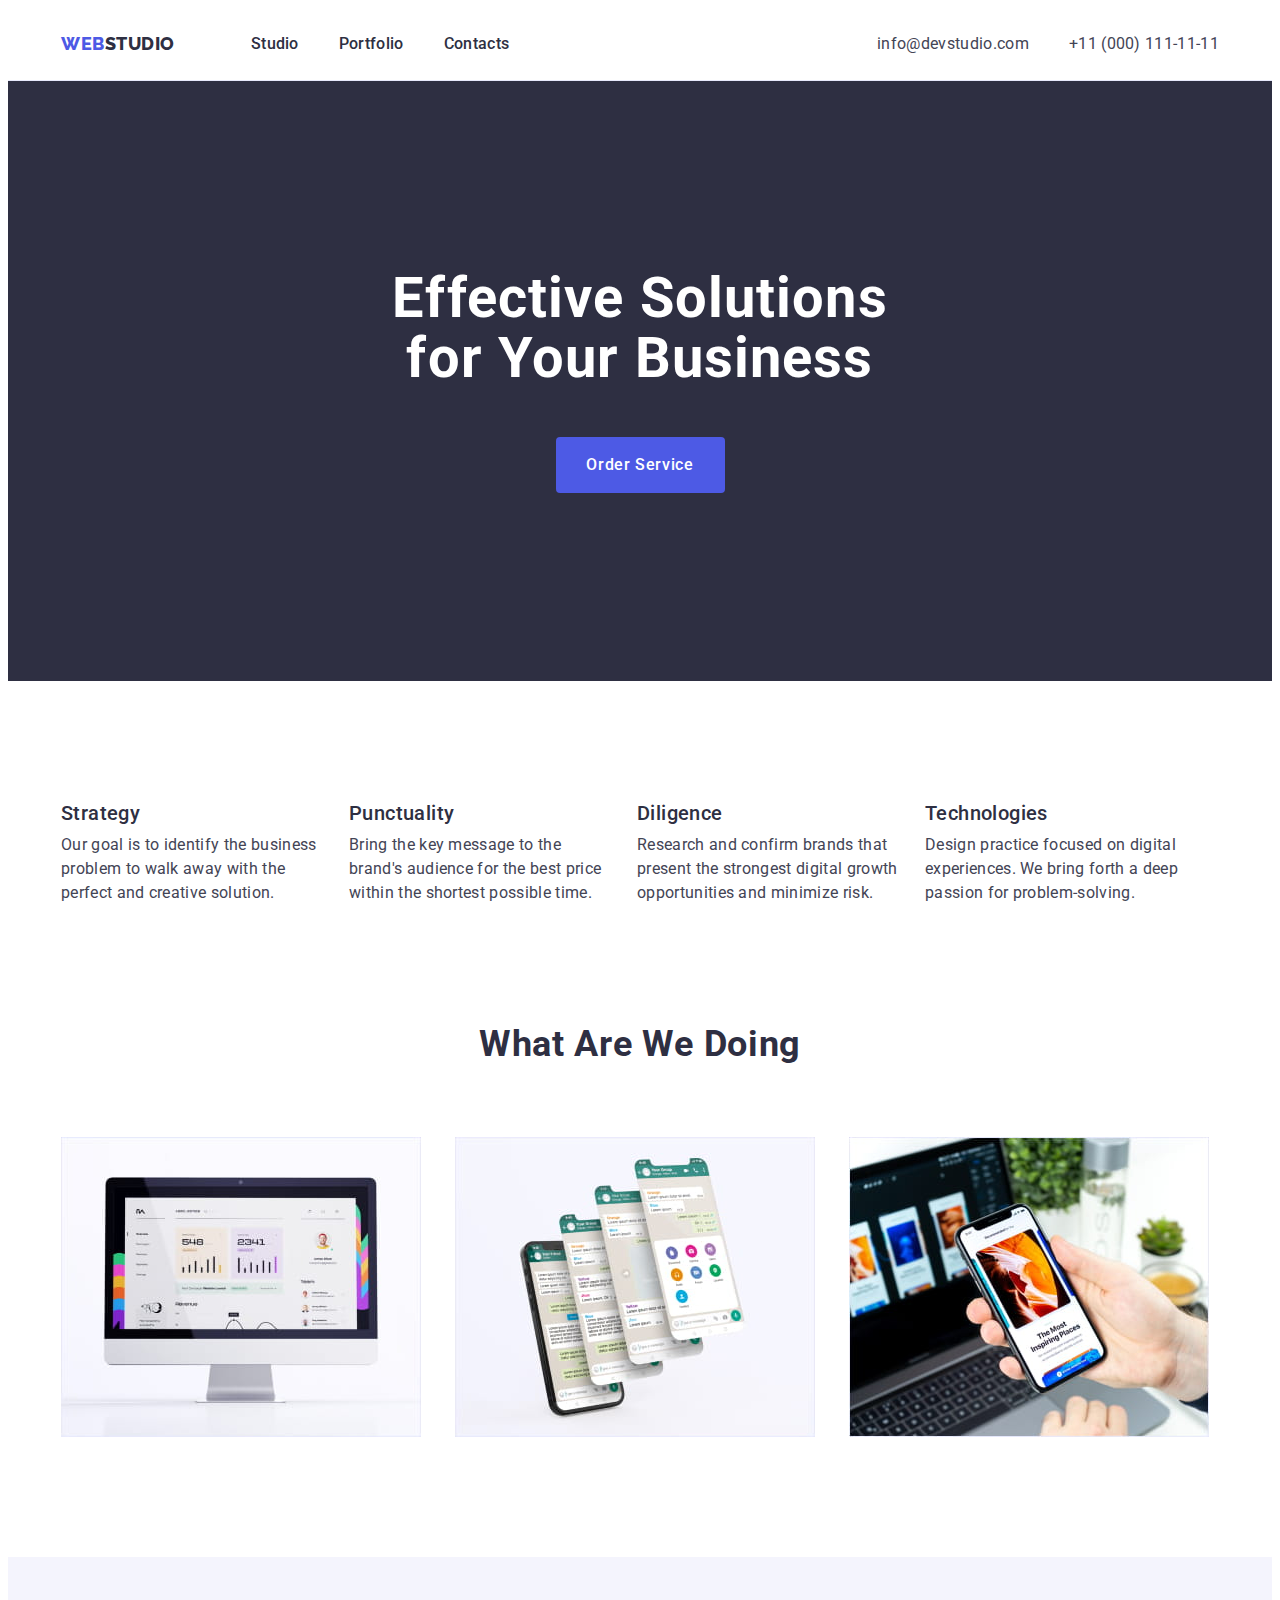
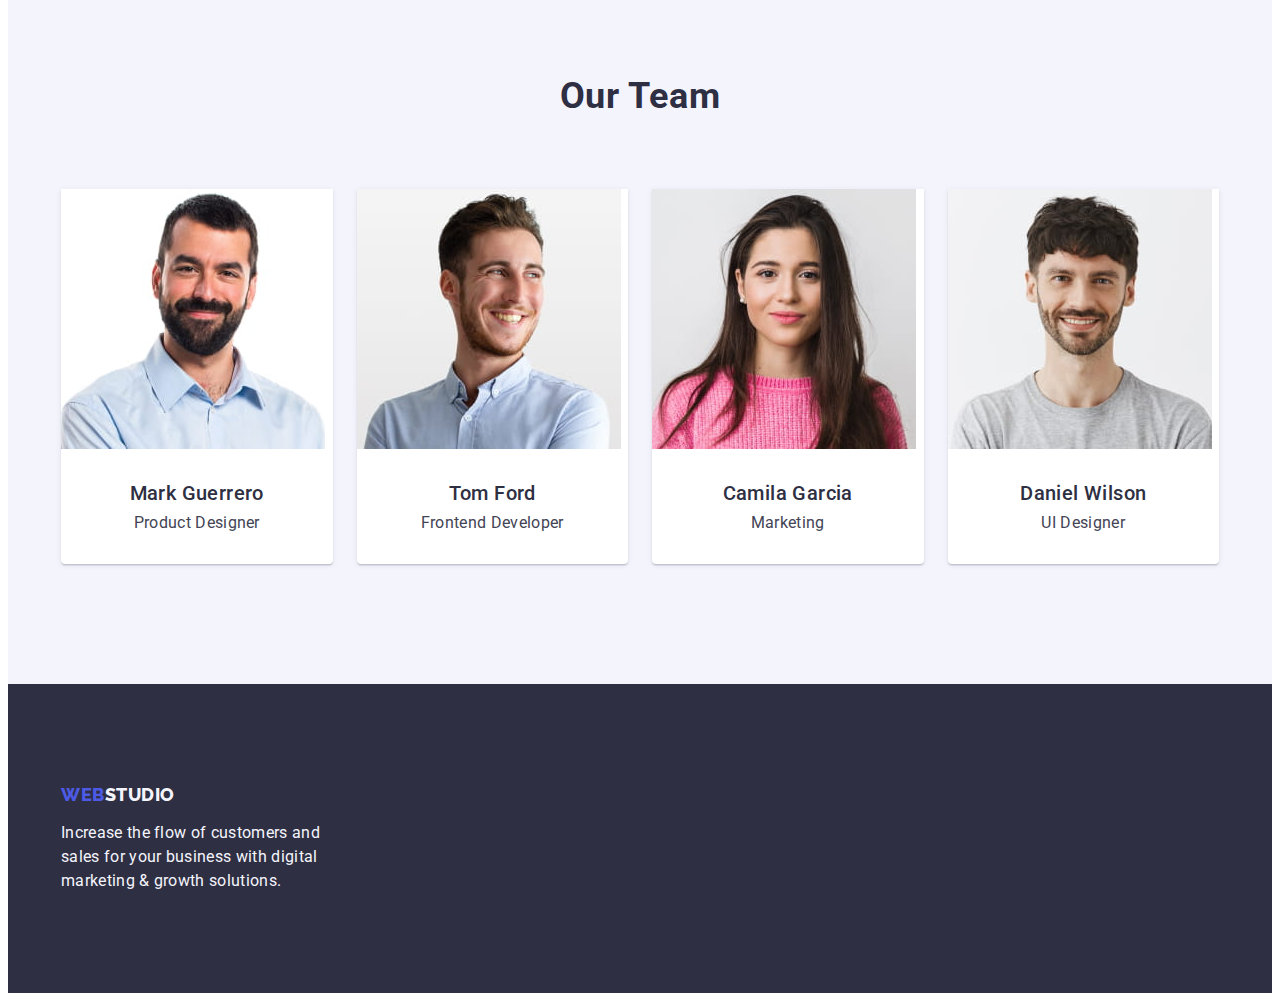
<file: index.html>
<!DOCTYPE html>
<html lang="en">
  <head>
    <meta charset="UTF-8" />
    <meta http-equiv="X-UA-Compatible" content="IE=edge" />
    <meta name="viewport" content="width=device-width, initial-scale=1.0" />
    <title>Effective Solutions for Your Business</title>
    <link
      rel="stylesheet"
      href="https://cdnjs.cloudflare.com/ajax/libs/modern-normalize/1.1.0/modern-normalize.min.css"
      integrity="sha512-wpPYUAdjBVSE4KJnH1VR1HeZfpl1ub8YT/NKx4PuQ5NmX2tKuGu6U/JRp5y+Y8XG2tV+wKQpNHVUX03MfMFn9Q=="
      crossorigin="anonymous"
      referrerpolicy="no-referrer"
    />
    <!-- Font styles -->
    <link rel="preconnect" href="https://fonts.googleapis.com" />
    <link rel="preconnect" href="https://fonts.gstatic.com" crossorigin />
    <link
      href="https://fonts.googleapis.com/css2?family=Raleway:wght@800&family=Roboto:wght@400;500;700;900&display=swap"
      rel="stylesheet"
    />
    <!-- Custom styles -->
    <link rel="stylesheet" href="./css/styles.css" />
  </head>
  <body>
    <!-- Header section -->
    <header class="header-page">
      <div class="container site-nav">
        <nav class="header-nav">
          <a href="./index.html" class="header-nav-logo logo link"
            >Web<span class="logo-part">Studio</span></a
          >
          <ul class="header-nav-menu list">
            <li class="item">
              <a href="./index.html" class="link unit unit-address unit-menu">Studio</a>
            </li>
            <li class="item">
              <a href="./portfolio.html" class="link unit unit-address unit-menu">Portfolio</a>
            </li>
            <li class="item">
              <a href="" class="link unit unit-address unit-menu">Contacts</a>
            </li>
          </ul>
        </nav>
        <address class="unit-info">
          <ul class="list adr-list">
            <li class="item">
              <a href="mailto:info@devstudio.com" class="link unit unit-info-item"
                >info@devstudio.com</a
              >
            </li>
            <li class="item">
              <a href="tel:+110001111111" class="link unit unit-info-item">+11 (000) 111-11-11</a>
            </li>
          </ul>
        </address>
      </div>
    </header>
    <main>
      <!-- Hero section -->
      <section class="hero">
        <div class="container">
          <h1 class="main-header">Effective Solutions for Your Business</h1>
          <button type="button" class="main-btn">Order Service</button>
        </div>
      </section>
      <!-- Benefits section -->
      <section class="benefits">
        <div class="container">
          <h2 class="subtitle visually-hidden"> Our benefits </h2>
          <ul class="list benefits-list">
            <li class="item">
              <h3 class="benefits-title">Strategy</h3>
              <p class="benefit-unit">
                Our goal is to identify the business problem to walk away with the perfect and
                creative solution.
              </p>
            </li>
            <li class="item">
              <h3 class="benefits-title">Punctuality</h3>
              <p class="benefit-unit">
                Bring the key message to the brand's audience for the best price within the shortest
                possible time.
              </p>
            </li>
            <li class="item">
              <h3 class="benefits-title">Diligence</h3>
              <p class="benefit-unit">
                Research and confirm brands that present the strongest digital growth opportunities
                and minimize risk.
              </p>
            </li>
            <li class="item">
              <h3 class="benefits-title">Technologies</h3>
              <p class="benefit-unit">
                Design practice focused on digital experiences. We bring forth a deep passion for
                problem-solving.
              </p>
            </li>
          </ul>
        </div>
      </section>
      <!-- About section -->
      <section class="about">
        <div class="container">
          <h2 class="subtitle">What are we doing</h2>
          <ul class="list about-list">
            <li class="item">
              <img src="./images/about_section/img1.jpg" alt="Monoblock" width="360" height="300" />
            </li>
            <li class="item">
              <img src="./images/about_section/img2.jpg" alt="Phone" width="360" height="300" />
            </li>
            <li class="item">
              <img src="./images/about_section/img3.jpg" alt="Notebook" width="360" height="300" />
            </li>
          </ul>
        </div>
      </section>
      <!-- Team section -->
      <section class="team">
        <div class="container">
          <h2 class="subtitle">Our Team</h2>
          <ul class="list team-list">
            <li class="item">
              <img src="./images/our_team/img1.jpg" alt="Mark Guerrero" width="264" height="260" />
              <div class="team-card">
                <h3 class="photo-name">Mark Guerrero</h3>
                <p class="photo-desc-team">Product Designer</p>
              </div>
            </li>
            <li class="item">
              <img src="./images/our_team/img2.jpg" alt="Tom Ford" width="264" height="260" />
              <div class="team-card">
                <h3 class="photo-name">Tom Ford</h3>
                <p class="photo-desc-team">Frontend Developer</p>
              </div>
            </li>
            <li class="item">
              <img src="./images/our_team/img3.jpg" alt="amila Garcia" width="264" height="260" />
              <div class="team-card">
                <h3 class="photo-name">Camila Garcia</h3>
                <p class="photo-desc-team">Marketing</p>
              </div>
            </li>
            <li class="item">
              <img src="./images/our_team/img4.jpg" alt="Daniel Wilson" width="264" height="260" />
              <div class="team-card">
                <h3 class="photo-name">Daniel Wilson</h3>
                <p class="photo-desc-team">UI Designer</p>
              </div>
            </li>
          </ul>
        </div>
      </section>
    </main>
    <!-- Footer section -->
    <footer class="page-bottom">
      <div class="container">
        <a href="./index.html" class="logo-bottom link"
          >Web<span class="logo-part-bottom">Studio</span></a
        >
        <p class="footer-text">
          Increase the flow of customers and sales for your business with digital marketing & growth
          solutions.
        </p>
      </div>
    </footer>
  </body>
</html>
</file>
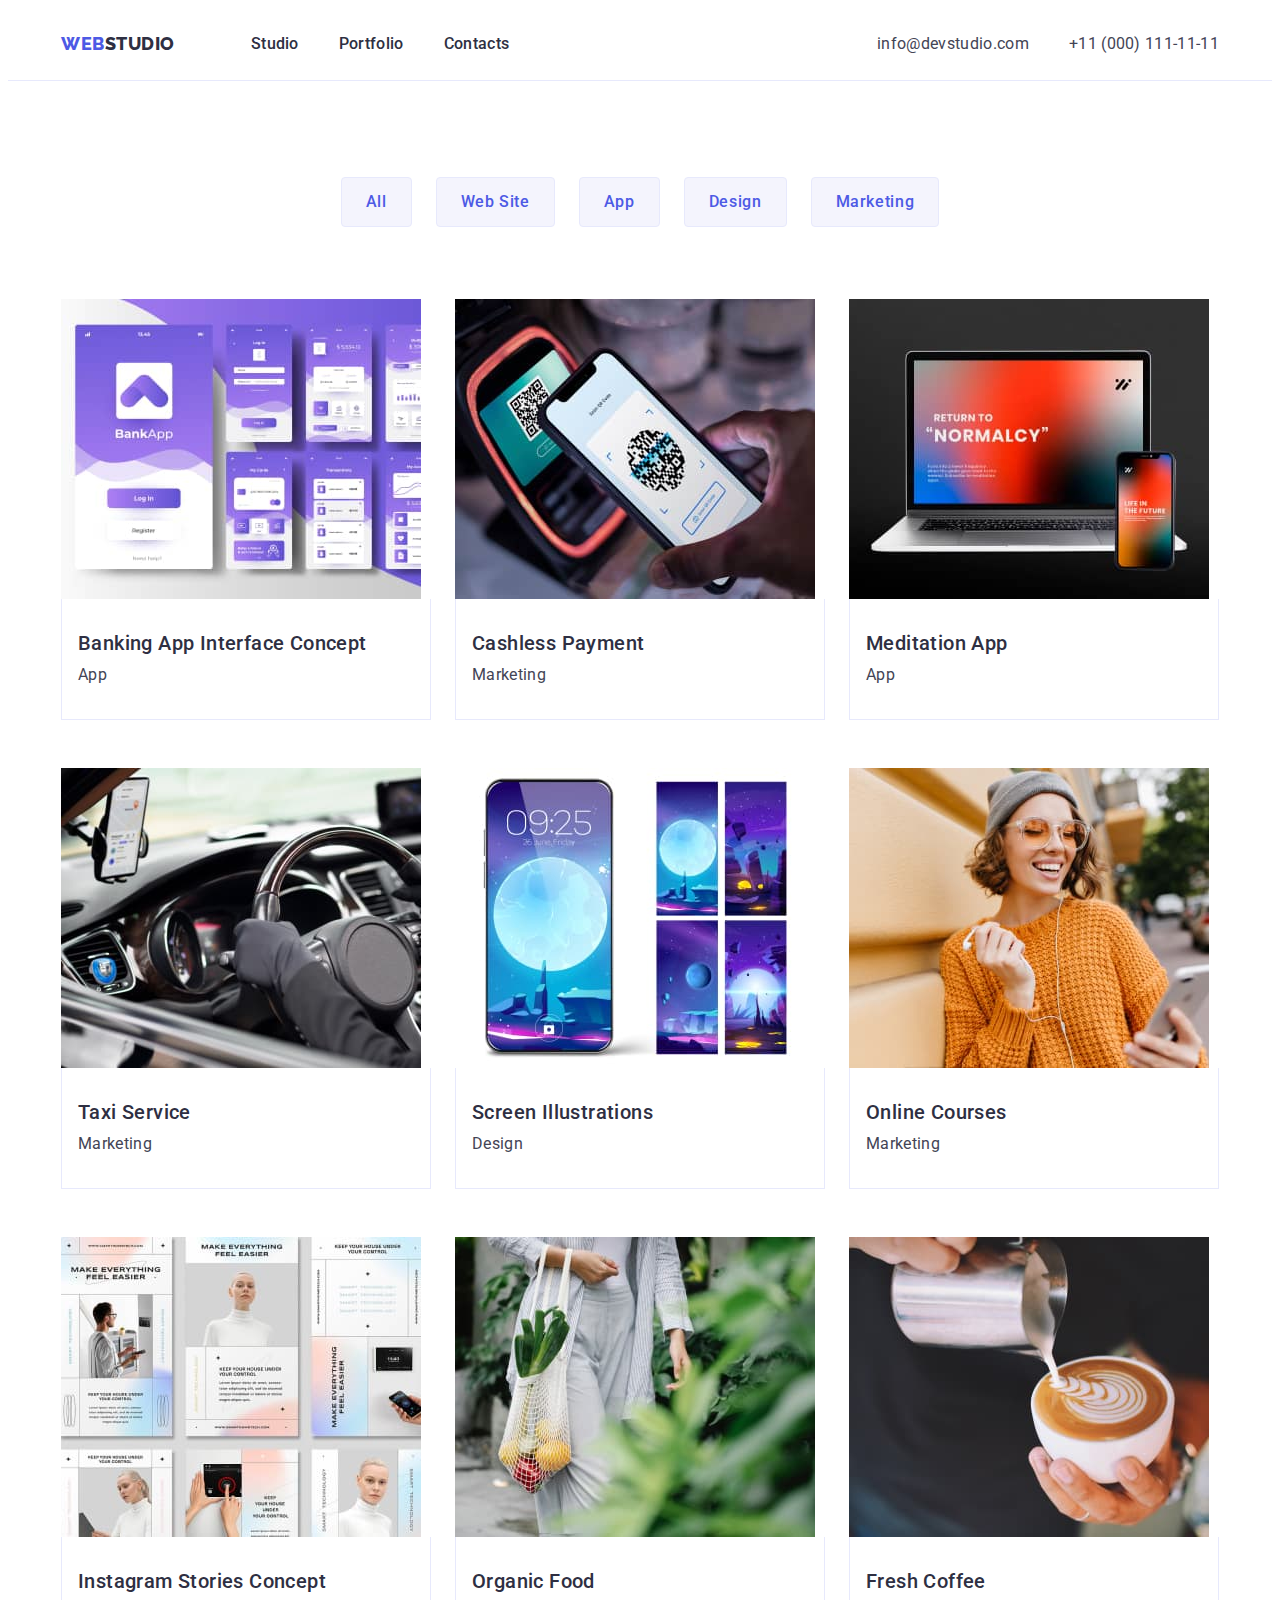
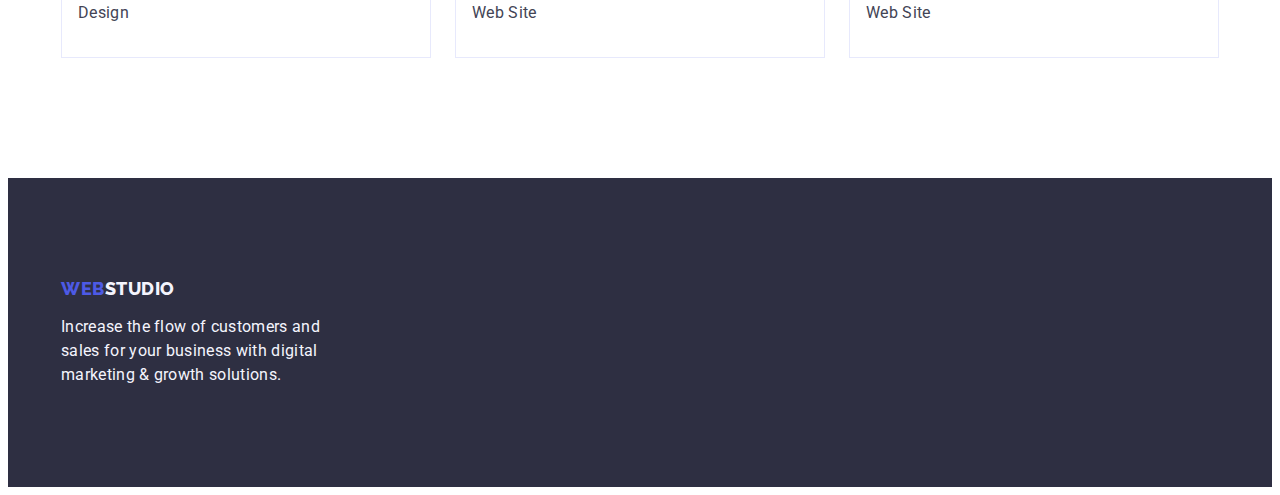
<file: portfolio.html>
<!DOCTYPE html>
<html lang="en">
  <head>
    <meta charset="UTF-8" />
    <meta http-equiv="X-UA-Compatible" content="IE=edge" />
    <meta name="viewport" content="width=device-width, initial-scale=1.0" />
    <title>Portfolio</title>
    <link
      rel="stylesheet"
      href="https://cdnjs.cloudflare.com/ajax/libs/modern-normalize/1.1.0/modern-normalize.min.css"
      integrity="sha512-wpPYUAdjBVSE4KJnH1VR1HeZfpl1ub8YT/NKx4PuQ5NmX2tKuGu6U/JRp5y+Y8XG2tV+wKQpNHVUX03MfMFn9Q=="
      crossorigin="anonymous"
      referrerpolicy="no-referrer"
    />

    <!-- Font styles -->
    <link rel="preconnect" href="https://fonts.googleapis.com" />
    <link rel="preconnect" href="https://fonts.gstatic.com" crossorigin />
    <link
      href="https://fonts.googleapis.com/css2?family=Raleway:wght@800&family=Roboto:wght@400;500;700;900&display=swap"
      rel="stylesheet"
    />
    <!-- Custom styles -->
    <link rel="stylesheet" href="./css/styles.css" />
  </head>
  <body>
    <!-- Header section -->
    <header class="header-page">
      <div class="container site-nav">
        <nav class="header-nav">
          <a href="./index.html" class="header-nav-logo logo link"
            >Web<span class="logo-part">Studio</span></a
          >
          <ul class="header-nav-menu list">
            <li class="item">
              <a href="./index.html" class="link unit unit-address unit-menu">Studio</a>
            </li>
            <li class="item">
              <a href="./portfolio.html" class="link unit unit-address unit-menu">Portfolio</a>
            </li>
            <li class="item">
              <a href="" class="link unit unit-address unit-menu">Contacts</a>
            </li>
          </ul>
        </nav>
        <address class="unit-info">
          <ul class="list adr-list">
            <li class="item">
              <a href="mailto:info@devstudio.com" class="link unit unit-info-item"
                >info@devstudio.com</a
              >
            </li>
            <li class="item">
              <a href="tel:+110001111111" class="link unit unit-info-item">+11 (000) 111-11-11</a>
            </li>
          </ul>
        </address>
      </div>
    </header>

    <main>
      <!-- Main section -->
      <section class="portfolio">
        <div class="container">
          <h1 class="visually-hidden">Portfolio</h1>
          <ul class="list filter-list">
            <li><button type="button" class="filter-btn">All</button></li>
            <li><button type="button" class="filter-btn">Web Site</button></li>
            <li><button type="button" class="filter-btn">App</button></li>
            <li><button type="button" class="filter-btn">Design</button></li>
            <li><button type="button" class="filter-btn">Marketing</button></li>
          </ul>
          <ul class="list works-list">
            <li class="item">
              <a href="" class="link">
                <img src="./images/portfolio/img1.jpg" alt="Banking App" width="360" height="300" />
                <div class="works-info">
                  <h2 class="portfolio-photo-title">Banking App Interface Concept</h2>
                  <p class="portfolio-photo-type">App</p>
                </div>
              </a>
            </li>
            <li class="item">
              <a href="" class="link">
                <img
                  src="./images/portfolio/img2.jpg"
                  alt="Cashless payment"
                  width="360"
                  height="300"
                />
                <div class="works-info">
                  <h2 class="portfolio-photo-title">Cashless Payment</h2>
                  <p class="portfolio-photo-type">Marketing</p>
                </div>
              </a>
            </li>
            <li class="item">
              <a href="" class="link">
                <img
                  src="./images/portfolio/img3.jpg"
                  alt="Meditation App"
                  width="360"
                  height="300"
                />
                <div class="works-info">
                  <h2 class="portfolio-photo-title">Meditation App</h2>
                  <p class="portfolio-photo-type">App</p>
                </div>
              </a>
            </li>
            <li class="item">
              <a href="" class="link">
                <img
                  src="./images/portfolio/img4jpg.jpg"
                  alt="Taxi service"
                  width="360"
                  height="300"
                />
                <div class="works-info">
                  <h2 class="portfolio-photo-title">Taxi Service</h2>
                  <p class="portfolio-photo-type">Marketing</p>
                </div>
              </a>
            </li>
            <li class="item">
              <a href="" class="link">
                <img
                  src="./images/portfolio/img5.jpg"
                  alt="Screen Illustrations"
                  width="360"
                  height="300"
                />
                <div class="works-info">
                  <h2 class="portfolio-photo-title">Screen Illustrations</h2>
                  <p class="portfolio-photo-type">Design</p>
                </div>
              </a>
            </li>
            <li class="item">
              <a href="" class="link">
                <img
                  src="./images/portfolio/img6.jpg"
                  alt="Online Courses"
                  width="360"
                  height="300"
                />
                <div class="works-info">
                  <h2 class="portfolio-photo-title">Online Courses</h2>
                  <p class="portfolio-photo-type">Marketing</p>
                </div>
              </a>
            </li>
            <li class="item">
              <a href="" class="link">
                <img
                  src="./images/portfolio/img7.jpg"
                  alt="Instagram Stories Concept"
                  width="360"
                  height="300"
                />
                <div class="works-info">
                  <h2 class="portfolio-photo-title">Instagram Stories Concept</h2>
                  <p class="portfolio-photo-type">Design</p>
                </div>
              </a>
            </li>
            <li class="item">
              <a href="" class="link">
                <img
                  src="./images/portfolio/img8.jpg"
                  alt="Organic Food"
                  width="360"
                  height="300"
                />
                <div class="works-info">
                  <h2 class="portfolio-photo-title">Organic Food</h2>
                  <p class="portfolio-photo-type">Web Site</p>
                </div>
              </a>
            </li>
            <li class="item">
              <a href="" class="link">
                <img
                  src="./images/portfolio/img9.jpg"
                  alt="Fresh Coffee"
                  width="360"
                  height="300"
                />
                <div class="works-info">
                  <h2 class="portfolio-photo-title">Fresh Coffee</h2>
                  <p class="portfolio-photo-type">Web Site</p>
                </div>
              </a>
            </li>
          </ul>
        </div>
      </section>
    </main>
    <!-- Footer section -->
    <footer class="page-bottom">
      <div class="container">
        <a href="./index.html" class="logo-bottom link"
          >Web<span class="logo-part-bottom">Studio</span></a
        >
        <p class="footer-text">
          Increase the flow of customers and sales for your business with digital marketing & growth
          solutions.
        </p>
      </div>
    </footer>
  </body>
</html>
</file>
<file: css/styles.css>
:root {
  /* Fonts */
  --primary-font: 'Roboto', sans-serif;
  --secondary-font: 'Raleway', sans-serif;

  /* Color */
  --main-txt-cl: #434455;
  --subtitle-cl: #2e2f42;
  --logo-part-cl: #4d5ae5;
  --main-bg-cl: #fff;
  --supporting-bg-cl: #2e2f42;
  --secondary-bg-cl: #f4f4fd;
  --main-header-cl: #fff;
  --accent-txt-cl: #404bbf;
  --secondary-fon-color: #e7e9fc;
}

h1,
h2,
h3,
h4,
h5,
h6,
p {
  margin: 0;
}
ul {
  padding: 0;
  margin: 0;
  list-style: none;
}
img {
  display: block;
  max-width: 100%;
}
/* Base styles */
body {
  font-family: 'Roboto', sans-serif;
  font-weight: 400;
  font-size: 16px;
  line-height: 1.5;
  letter-spacing: 0.02em;

  color: var(--main-txt-cl);
  background-color: var(--main-bg-cl);
}

/* Background colors */
.hero {
  padding: 188px 0;
  text-align: center;
  background-color: var(--supporting-bg-cl);
}

.team {
  padding-top: 120px;
  padding-bottom: 120px;
  background-color: var(--secondary-bg-cl);
}

.page-bottom {
  padding-top: 100px;
  padding-bottom: 100px;
  background-color: var(--supporting-bg-cl);
  color: var(--secondary-bg-cl);
}

/* Logo */
.logo {
  display: inline-block;
  text-transform: uppercase;
  font-family: var(--secondary-font);
  font-weight: 800;
  font-size: 18px;
  line-height: 1.17;
  align-items: center;
  letter-spacing: 0.03em;
  color: var(--logo-part-cl);
}

.logo-bottom {
  display: inline-block;
  text-transform: uppercase;
  font-family: var(--secondary-font);
  font-weight: 800;
  font-size: 18px;
  line-height: 1.17;
  align-items: center;
  letter-spacing: 0.03em;
  color: var(--logo-part-cl);
  margin-bottom: 16px;
}
.logo-part {
  color: var(--subtitle-cl);
}

.logo-part-bottom {
  display: inline-block;

  text-transform: uppercase;
  font-family: 'Raleway', sans-serif;
  font-weight: 800;
  font-size: 18px;
  line-height: 1.17;
  letter-spacing: 0.03em;
  color: var(--secondary-bg-cl);
}

/* Menu */
.unit-menu {
  font-weight: 500;
  line-height: 1.5;
  color: var(--subtitle-cl);
  text-decoration: none;
  font-style: normal;
  padding-top: 24px;
  padding-bottom: 24px;
}

.unit-info {
  font-style: normal;
  text-decoration: none;
  color: inherit;
}

.unit-info-item {
  font-style: normal;
  text-decoration: none;
  color: inherit;
}

.unit-info-item:hover,
.unit-info-item:focus,
.unit-menu:hover,
.unit-menu:focus {
  color: var(--accent-txt-cl);
}

/* Benefits */
.benefit-unit {
  width: 264px;
  font-size: 16px;
}

/* Buttons */
.main-btn {
  display: block;
  margin: 0 auto;

  font-family: 'Roboto', sans-serif;
  font-style: normal;
  font-weight: 500;
  font-size: 16px;
  line-height: 1.5;
  letter-spacing: 0.04em;

  background-color: var(--logo-part-cl);
  color: var(--main-bg-cl);

  min-width: 169px;
  height: 56px;
  border: none;
  border-radius: 4px;
  cursor: pointer;
}

.main-btn:hover,
.main-btn:focus {
  background-color: var(--accent-txt-cl);
}

.filter-btn {
  padding: 12px 24px;
  font-family: inherit;
  cursor: pointer;
  background-color: var(--secondary-bg-cl);
  font-weight: 500;
  font-size: 16px;
  line-height: 1.5;
  align-items: center;
  text-align: center;
  letter-spacing: 0.04em;
  color: var(--logo-part-cl);
  border: 1px solid var(--secondary-fon-color);
  border-radius: 4px;
}

.filter-btn:hover,
.filter-btn:focus,
.filter-btn:active {
  border: 1px solid transparent;
  background-color: var(--accent-txt-cl);
  color: var(--main-bg-cl);
}

.list {
  list-style: none;
  padding: 0;
  margin: 0;
}

/* Main content */

.main-header {
  max-width: 496px;
  margin: 0 auto 48px;
  font-weight: 700;
  font-size: 56px;
  line-height: 1.07;
  text-align: center;
  letter-spacing: 0.02em;
  color: var(--main-header-cl);
}

.subtitle {
  margin-bottom: 72px;
  font-weight: 700;
  font-size: 36px;
  line-height: 1.11;
  text-align: center;
  letter-spacing: 0.02em;
  text-transform: capitalize;
  color: var(--subtitle-cl);
}
.benefits-title {
  margin-bottom: 8px;
  font-weight: 500;
  font-size: 20px;
  line-height: 1.2;
  letter-spacing: 0.02em;
  color: var(--subtitle-cl);
}

/* Team */

.photo-name {
  margin-bottom: 8px;
  font-weight: 500;
  font-size: 20px;
  line-height: 1.2;
  text-align: center;
  letter-spacing: 0.02em;
  color: var(--subtitle-cl);
}

.photo-desc-team {
  text-align: center;
}

/* Footer */
.footer-text {
  width: 264px;
  color: #f4f4fd;
  font-size: 16px;
  line-height: 1.5;
  letter-spacing: 0.02em;
}

/* Portfolio */
.portfolio-photo-title {
  color: #2e2f42;
  font-weight: 500;
  font-size: 20px;
  line-height: 1.2;
  letter-spacing: 0.02em;
  margin-bottom: 8px;
}
.portfolio-photo-type {
  font-size: 16px;
  line-height: 1.5;
  letter-spacing: 0.02em;
  color: var(--main-txt-cl);
}

.link {
  text-decoration: none;
}

.container {
  max-width: 1158px;
  padding: 0 15px;
  margin: 0 auto;
}

.header-nav-logo {
  display: block;
  margin-right: 76px;
}

.header-page {
  border-bottom: 1px solid var(--secondary-fon-color);
}

.site-nav {
  display: flex;
  justify-content: space-between;
}

.header-nav {
  display: flex;
  align-items: center;
  margin-right: 332px;
}

.header-nav-menu {
  display: flex;
}

.header-nav-menu .item:not(:last-child) {
  margin-right: 40px;
}
.header-nav-menu.link {
  font-weight: 500;
}
.adr-list {
  display: flex;
}

.adr-list .link {
  display: block;
  padding-top: 24px;
  padding-bottom: 24px;
}

.benefits {
  padding: 120px 0;
}

.benefits-list {
  display: flex;
  /* gap: 24px; */
}

.benefits-list .item:not(:last-child) {
  margin-right: 24px;
}

.benefits-list .item {
  width: calc((100% -72px) / 4);
}

.about {
  padding-bottom: 120px;
}

.about-list {
  display: flex;
  gap: 24px;
}

.about-list .item {
  width: calc((100% - 48px) / 3);
}

.team-list {
  display: flex;
  gap: 24px;
}

.team-list .item {
  width: calc((100% - 72px) / 4);
  background-color: var(--main-bg-cl);

  box-shadow: 0px 1px 6px rgba(46, 47, 66, 0.08), 0px 1px 1px rgba(46, 47, 66, 0.16),
    0px 2px 1px rgba(46, 47, 66, 0.08);
  border-radius: 0px 0px 4px 4px;
}

.team-card {
  padding: 32px 16px;

  font-weight: 400;
  font-size: 16px;
  line-height: 1.2;
  letter-spacing: 0.02em;
  text-align: center;

  color: var(--primary-text-color);
}

.logo-footer {
  display: inline-block;
  margin-bottom: 16px;
  text-transform: uppercase;
  font-family: 'Raleway', sans-serif;
  font-weight: 800;
  font-size: 18px;
  line-height: 1.17;
  letter-spacing: 0.03em;
  color: var(--logo-part-cl);
}

.portfolio {
  padding-top: 96px;
  padding-bottom: 120px;

  background-color: var(--main-bg-cl);
}

.filter-list {
  display: flex;
  justify-content: center;
  gap: 24px;
  margin-bottom: 72px;
}

.works-list {
  display: flex;
  flex-wrap: wrap;
  column-gap: 24px;
  row-gap: 48px;
}

.works-list > .item {
  width: calc((100% - 48px) / 3);
}

.works-info {
  padding: 32px 16px;

  border: 1px solid var(--secondary-fon-color);
  border-top: none;

  background-color: var(--main-header-cl);
}

.adr-list .item:not(:last-child) {
  margin-right: 40px;
}

.visually-hidden {
  position: absolute;
  white-space: nowrap;
  width: 1px;
  height: 1px;
  overflow: hidden;
  border: 0;
  padding: 0;
  clip: rect(0 0 0 0);
  clip-path: inset(50%);
  margin: -1px;
}
</file>
